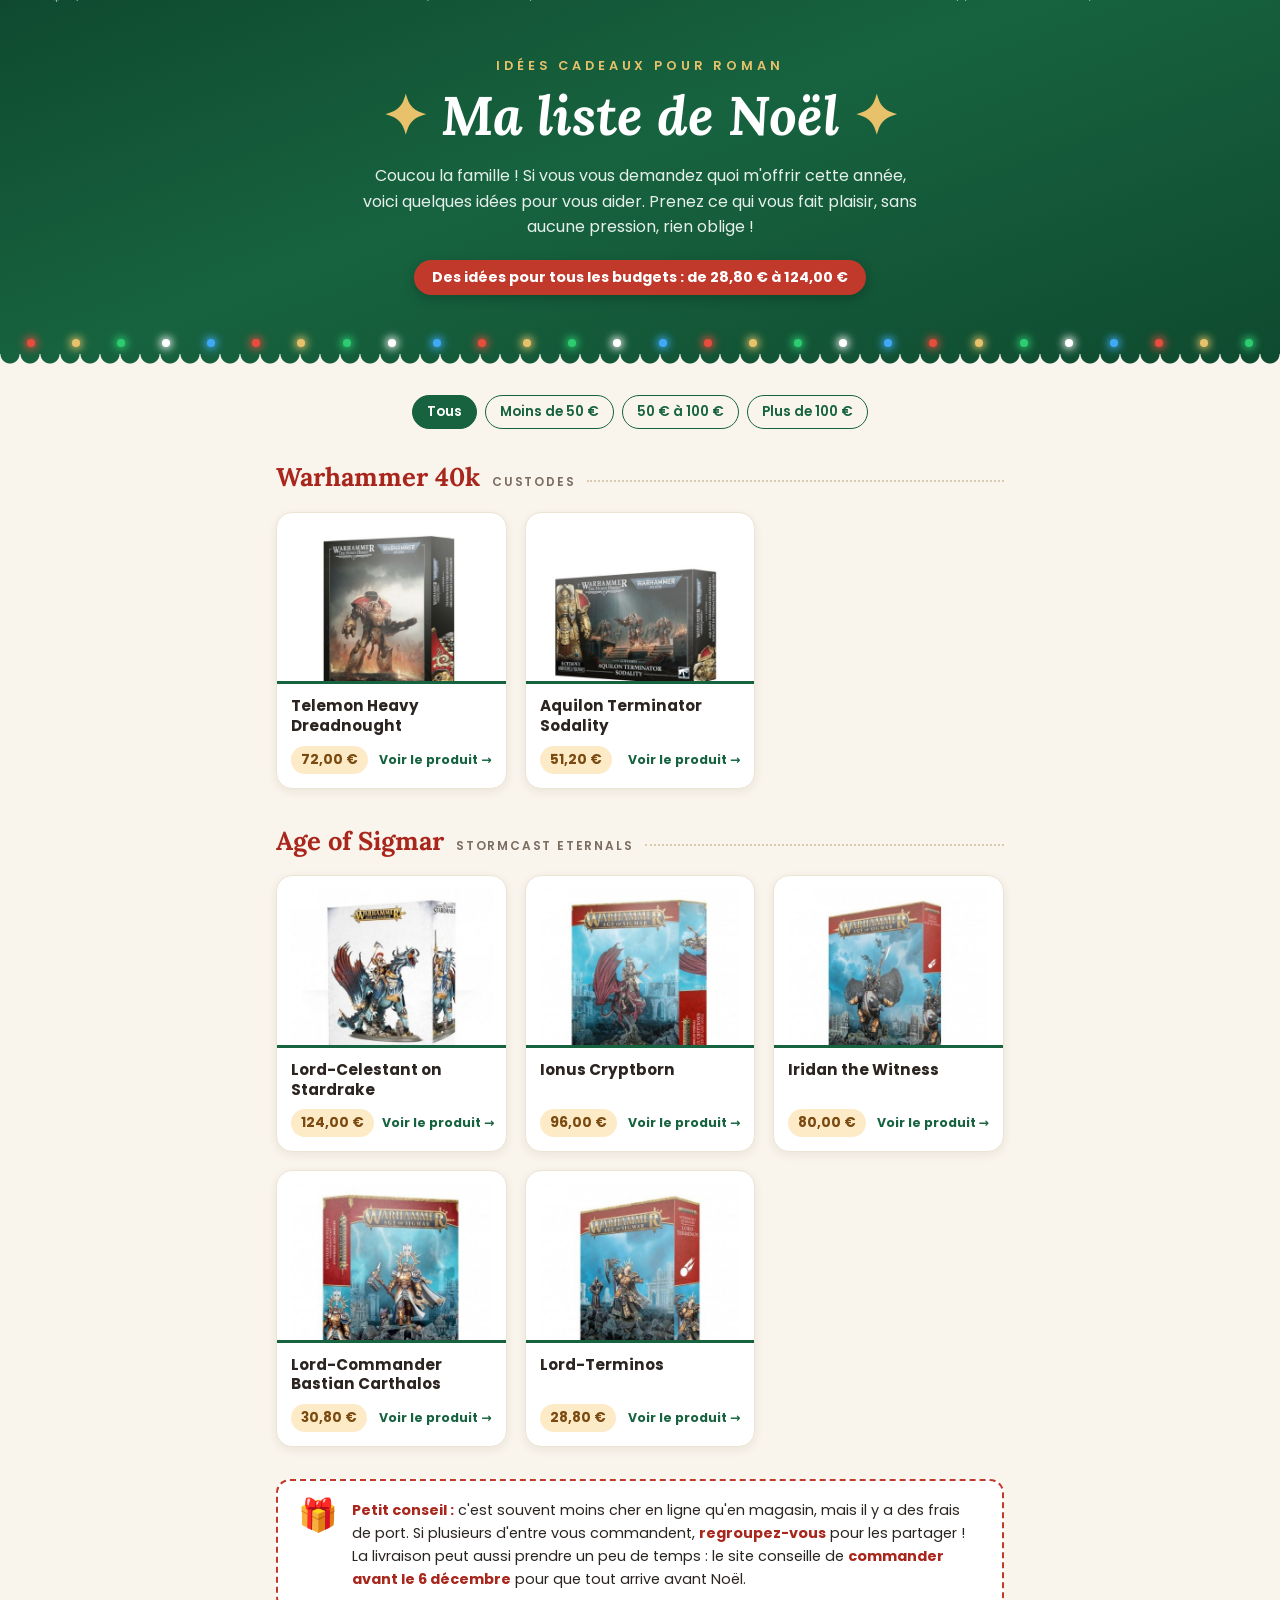
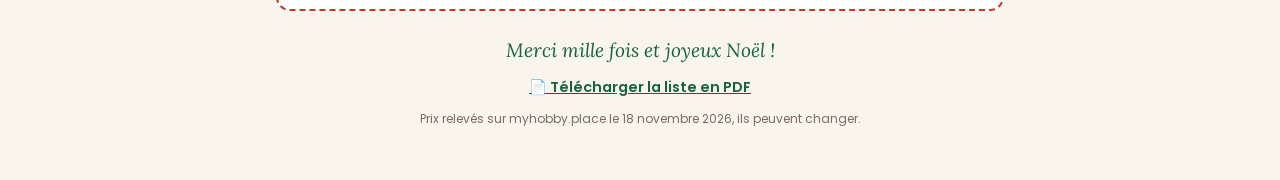
<file: index.html>
<!doctype html>
<html lang="fr">
<head>
  <meta charset="utf-8">
  <meta name="viewport" content="width=device-width, initial-scale=1">
  <title>Ma liste de Noël</title>
  <meta name="description" content="Quelques idées cadeaux pour Noël, pour tous les budgets.">

  <!-- Link previews (WhatsApp, Messenger, iMessage, Discord…) -->
  <meta property="og:type" content="website">
  <meta property="og:locale" content="fr_FR">
  <meta property="og:site_name" content="Ma liste de Noël">
  <meta property="og:title" content="🎄 Ma liste de Noël – Roman">
  <meta property="og:description" content="Quelques idées cadeaux, de 28,80 € à 124 €. Sans aucune pression !">
  <meta property="og:url" content="https://romanctrl.github.io/liste-de-kdo/">
  <meta property="og:image" content="https://romanctrl.github.io/liste-de-kdo/images/preview.jpg">
  <meta property="og:image:type" content="image/jpeg">
  <meta property="og:image:width" content="1200">
  <meta property="og:image:height" content="630">
  <meta property="og:image:alt" content="Haut de la page « Ma liste de Noël » : en-tête vert avec étoiles dorées et guirlande lumineuse">
  <meta name="twitter:card" content="summary_large_image">
  <link rel="icon" href="data:image/svg+xml,<svg xmlns='http://www.w3.org/2000/svg' viewBox='0 0 100 100'><text y='.9em' font-size='90'>🎁</text></svg>">
  <link rel="preconnect" href="https://fonts.googleapis.com">
  <link rel="preconnect" href="https://fonts.gstatic.com" crossorigin>
  <link href="https://fonts.googleapis.com/css2?family=Lora:ital,wght@0,700;1,500;1,700&family=Poppins:wght@400;600;700&display=swap" rel="stylesheet">
  <link rel="stylesheet" href="style.css">
</head>
<body>
  <header class="hero">
    <div class="snow" aria-hidden="true"></div>
    <p class="eyebrow">Idées cadeaux pour Roman</p>
    <h1>
      <span class="star" aria-hidden="true">✦</span>
      Ma liste de Noël
      <span class="star star--late" aria-hidden="true">✦</span>
    </h1>
    <p class="intro">
      Coucou la famille ! Si vous vous demandez quoi m'offrir cette année,
      voici quelques idées pour vous aider. Prenez ce qui vous fait plaisir, sans aucune pression, rien oblige !
    </p>
    <p class="budget-pill" id="budget-pill">Des idées pour tous les budgets</p>
    <div class="lights" aria-hidden="true"></div>
  </header>

  <main>
    <nav class="filters" aria-label="Filtrer par budget">
      <button type="button" class="chip is-active" data-min="0" data-max="Infinity" aria-pressed="true">Tous</button>
      <button type="button" class="chip" data-min="0" data-max="50" aria-pressed="false">Moins de 50 €</button>
      <button type="button" class="chip" data-min="50" data-max="100" aria-pressed="false">50 € à 100 €</button>
      <button type="button" class="chip" data-min="100" data-max="Infinity" aria-pressed="false">Plus de 100 €</button>
    </nav>

    <div id="sections"></div>
    <p class="empty" id="empty" hidden>Aucune idée dans ce budget… essayez un autre filtre !</p>

    <noscript>
      <p class="empty">Cette page a besoin de JavaScript pour afficher la liste.
        Vous pouvez aussi <a href="liste-de-noel.pdf">télécharger la liste en PDF</a>.</p>
    </noscript>

    <aside class="tip">
      <span class="tip__icon" aria-hidden="true">🎁</span>
      <p>
        <strong>Petit conseil :</strong> c'est souvent moins cher en ligne qu'en magasin, mais il y a
        des frais de port. Si plusieurs d'entre vous commandent, <strong>regroupez-vous</strong> pour
        les partager ! La livraison peut aussi prendre un peu de temps : le site conseille de
        <strong>commander avant le 6 décembre</strong> pour que tout arrive avant Noël.
      </p>
    </aside>

    <footer class="footer">
      <p class="thanks">Merci mille fois et joyeux Noël !</p>
      <p><a class="pdf-link" href="liste-de-noel.pdf" download>📄 Télécharger la liste en PDF</a></p>
      <p class="small">Prix relevés sur myhobby.place le 18 novembre 2026, ils peuvent changer.</p>
    </footer>
  </main>

  <script src="app.js"></script>
</body>
</html>
</file>
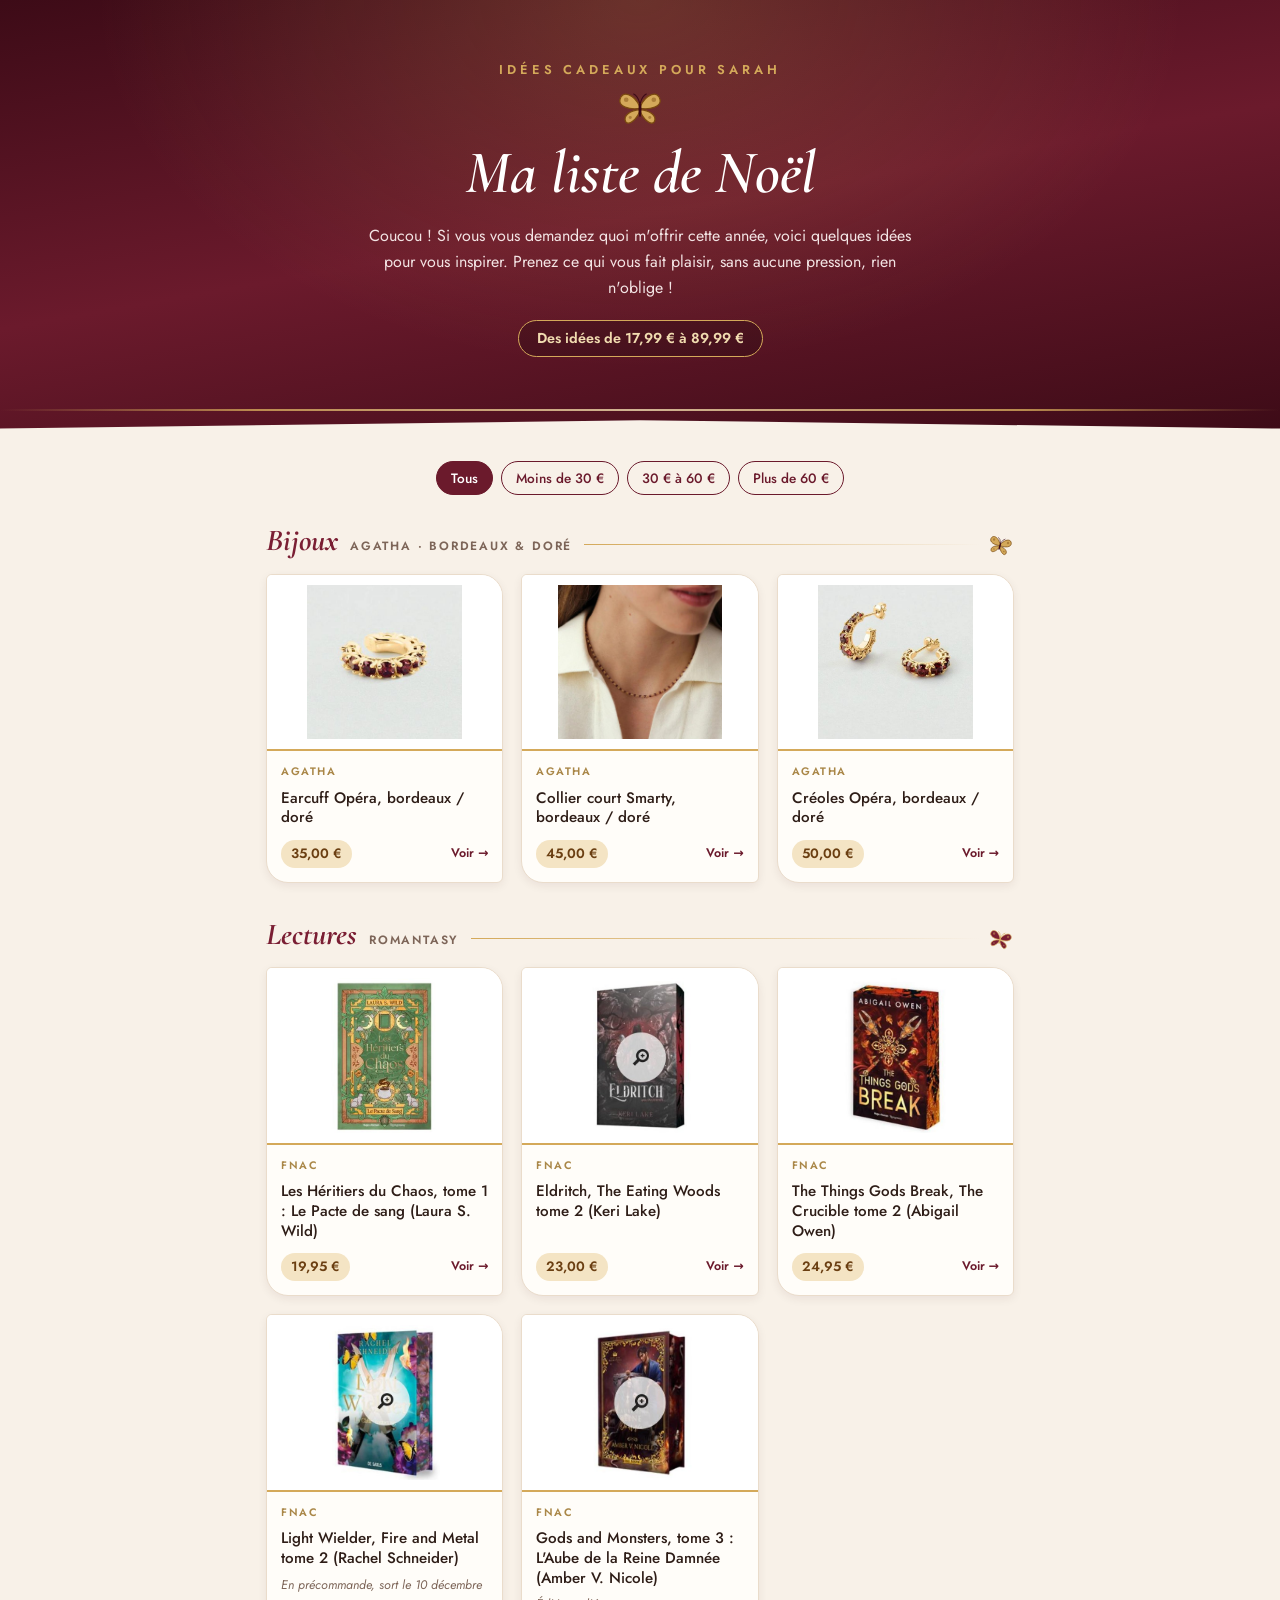
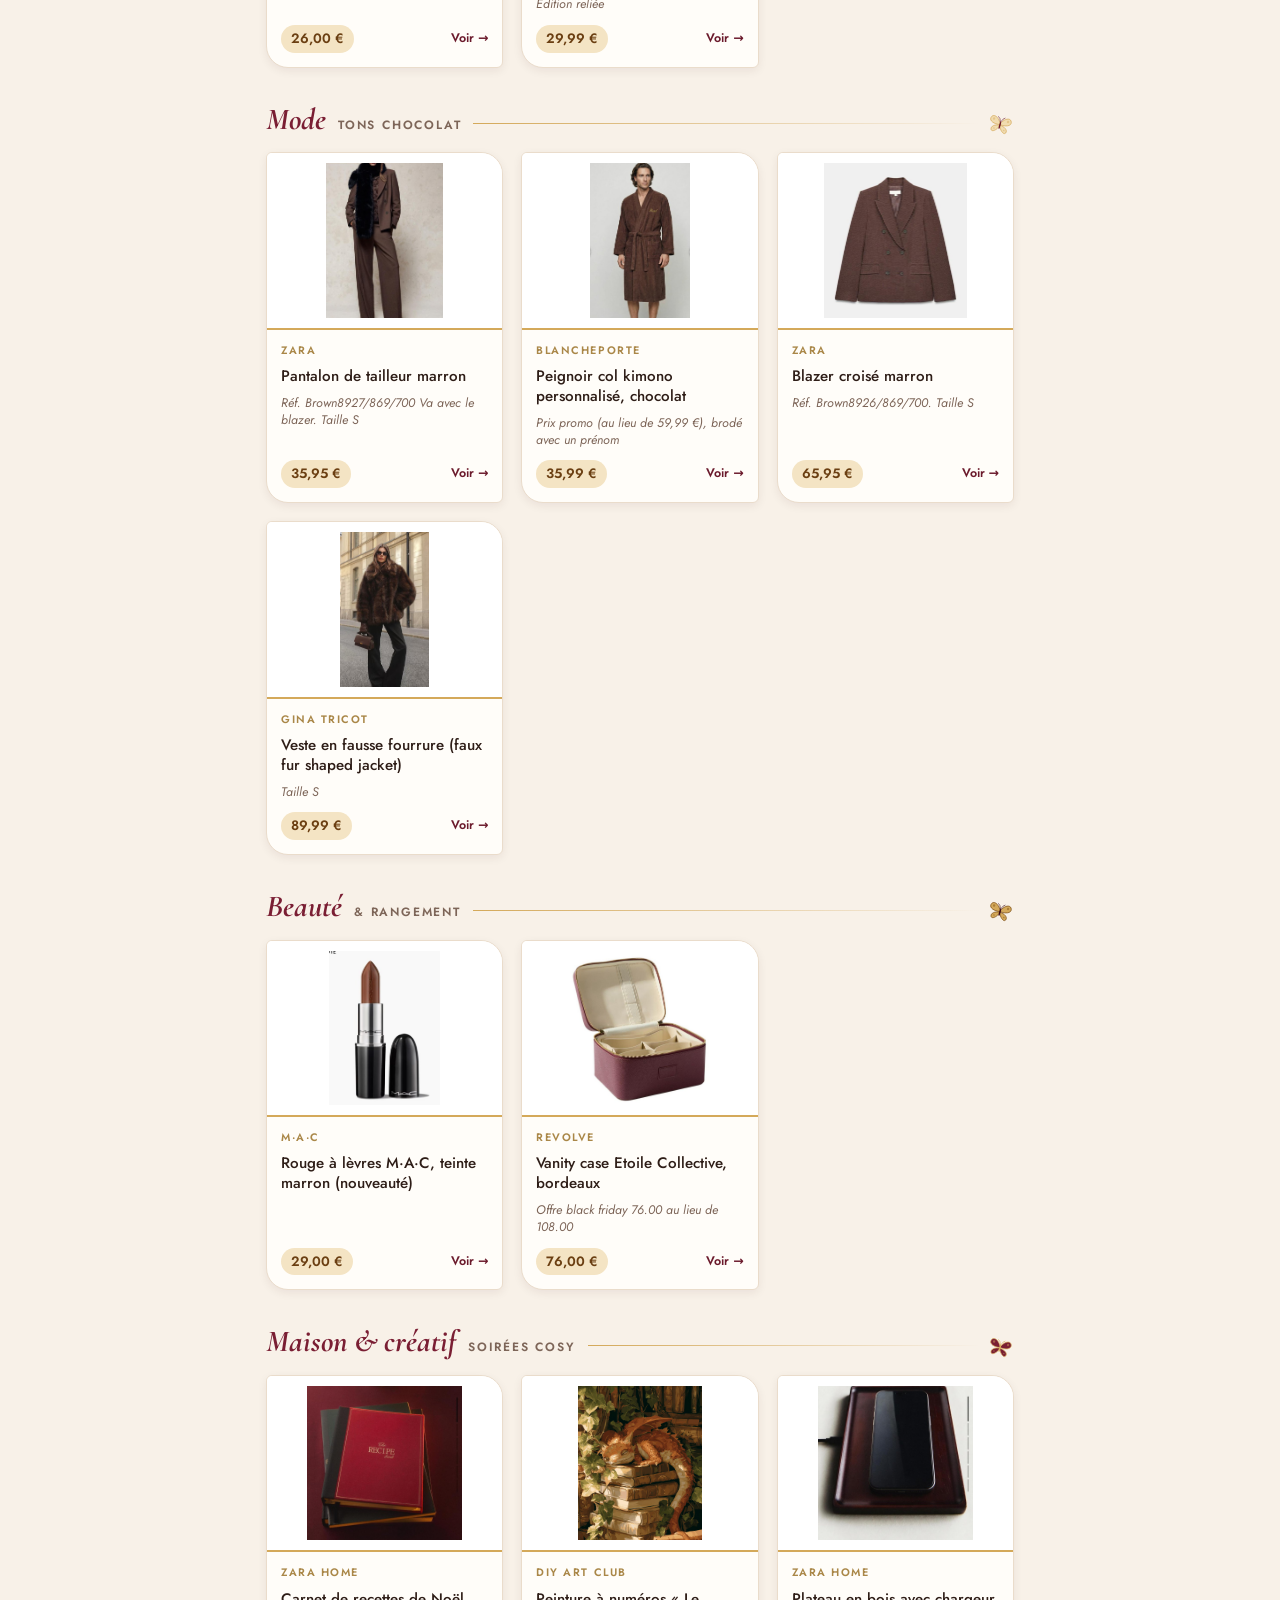
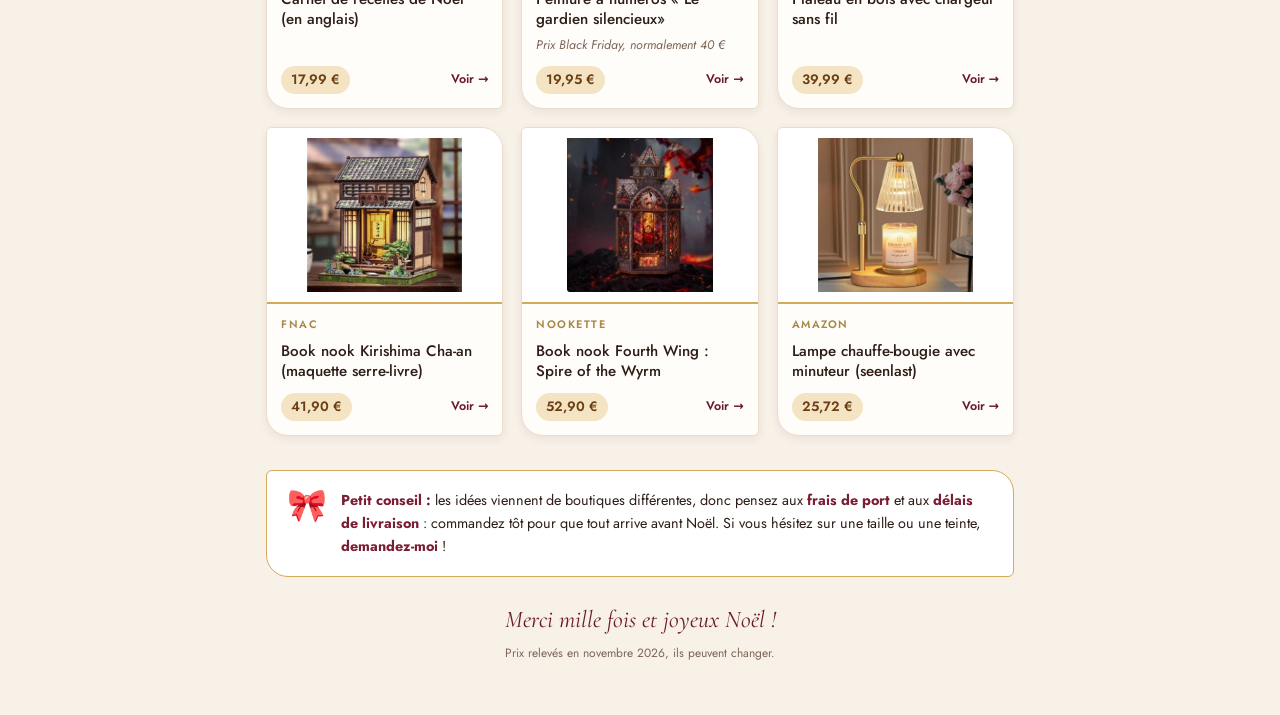
<file: sarah/index.html>
<!doctype html>
<html lang="fr">
<head>
  <meta charset="utf-8">
  <meta name="viewport" content="width=device-width, initial-scale=1">
  <title>La liste de Sarah</title>
  <meta name="description" content="Quelques idées cadeaux pour Noël, pour tous les budgets.">

  <!-- Link previews (WhatsApp, Messenger, iMessage, Discord…) -->
  <meta property="og:type" content="website">
  <meta property="og:locale" content="fr_FR">
  <meta property="og:site_name" content="La liste de Sarah">
  <meta property="og:title" content="✨ Ma liste de Noël – Sarah">
  <meta property="og:description" content="Bijoux, livres, mode et petites douceurs. Des idées pour tous les budgets, sans aucune pression !">
  <meta property="og:url" content="https://romanctrl.github.io/liste-de-kdo/sarah/">
  <meta property="og:image" content="https://romanctrl.github.io/liste-de-kdo/sarah/images/preview.jpg">
  <meta property="og:image:type" content="image/jpeg">
  <meta property="og:image:width" content="1200">
  <meta property="og:image:height" content="630">
  <meta property="og:image:alt" content="Haut de la page « Ma liste de Noël » de Sarah : en-tête bordeaux avec des paillettes dorées">
  <meta name="twitter:card" content="summary_large_image">
  <link rel="icon" href="data:image/svg+xml,<svg xmlns='http://www.w3.org/2000/svg' viewBox='0 0 100 100'><text y='.9em' font-size='90'>✨</text></svg>">
  <link rel="preconnect" href="https://fonts.googleapis.com">
  <link rel="preconnect" href="https://fonts.gstatic.com" crossorigin>
  <link href="https://fonts.googleapis.com/css2?family=Cormorant+Garamond:ital,wght@0,600;1,500;1,600&family=Jost:wght@400;500;600&display=swap" rel="stylesheet">
  <link rel="stylesheet" href="style.css">
</head>
<body>
  <header class="hero">
    <div class="sparkles" aria-hidden="true"></div>
    <p class="eyebrow">Idées cadeaux pour Sarah</p>
    <h1>
      <span class="ornament" aria-hidden="true"></span>
      Ma liste de Noël
    </h1>
    <p class="intro">
      Coucou ! Si vous vous demandez quoi m'offrir cette année, voici quelques idées
      pour vous inspirer. Prenez ce qui vous fait plaisir, sans aucune pression, rien n'oblige !
    </p>
    <p class="budget-pill" id="budget-pill">Des idées pour tous les budgets</p>
  </header>

  <main>
    <nav class="filters" aria-label="Filtrer par budget">
      <button type="button" class="chip is-active" data-min="0" data-max="Infinity" aria-pressed="true">Tous</button>
      <button type="button" class="chip" data-min="0" data-max="30" aria-pressed="false">Moins de 30 €</button>
      <button type="button" class="chip" data-min="30" data-max="60" aria-pressed="false">30 € à 60 €</button>
      <button type="button" class="chip" data-min="60" data-max="Infinity" aria-pressed="false">Plus de 60 €</button>
    </nav>

    <div id="sections"></div>
    <p class="empty" id="empty" hidden>Aucune idée dans ce budget… essayez un autre filtre !</p>

    <noscript>
      <p class="empty">Cette page a besoin de JavaScript pour afficher la liste.</p>
    </noscript>

    <aside class="tip">
      <span class="tip__icon" aria-hidden="true">🎀</span>
      <p>
        <strong>Petit conseil :</strong> les idées viennent de boutiques différentes, donc pensez aux
        <strong>frais de port</strong> et aux <strong>délais de livraison</strong> : commandez tôt pour
        que tout arrive avant Noël. Si vous hésitez sur une taille ou une teinte,
        <strong>demandez-moi</strong> !
      </p>
    </aside>

    <footer class="footer">
      <p class="thanks">Merci mille fois et joyeux Noël !</p>
      <p class="small">Prix relevés en novembre 2026, ils peuvent changer.</p>
    </footer>
  </main>

  <script src="app.js"></script>
</body>
</html>
</file>
<file: style.css>
:root {
  --green: #17633f;
  --green-dark: #0f4a2f;
  --red: #c0392b;
  --red-text: #a8261b;
  --gold: #e8c26a;
  --cream: #f9f4ec;
  --card: #ffffff;
  --ink: #2b2420;
  --muted: #7a6c60;
  --price-bg: #fdebc8;
  --price-ink: #7a4a10;
  --border: #ece3d4;
  --ease-out: cubic-bezier(.2, .8, .2, 1);
}

* { box-sizing: border-box; }

html { -webkit-text-size-adjust: 100%; }

body {
  margin: 0;
  background: var(--cream);
  color: var(--ink);
  font-family: "Poppins", system-ui, sans-serif;
  line-height: 1.6;
}

a { color: inherit; }

/* ---------- Hero ---------- */
.hero {
  position: relative;
  overflow: hidden;
  padding: 56px 16px 72px;
  text-align: center;
  color: #fff;
  background: linear-gradient(160deg, var(--green-dark) 0%, var(--green) 45%, var(--green-dark) 100%);
}

/* scalloped bottom edge */
.hero::after {
  content: "";
  position: absolute;
  left: 0; right: 0; bottom: -1px;
  height: 14px;
  background: radial-gradient(circle at 10px 0, transparent 9px, var(--cream) 10px) repeat-x;
  background-size: 20px 14px;
}

.eyebrow {
  margin: 0 0 8px;
  color: var(--gold);
  font-size: .8rem;
  font-weight: 600;
  letter-spacing: .3em;
  text-transform: uppercase;
}

h1 {
  margin: 0 0 16px;
  font-family: "Lora", Georgia, serif;
  font-style: italic;
  font-weight: 700;
  font-size: clamp(2rem, 7vw, 3.4rem);
  line-height: 1.15;
}

.star {
  display: inline-block;
  color: var(--gold);
  font-style: normal;
  animation: twinkle 2.6s ease-in-out infinite;
}
.star--late { animation-delay: 1.3s; }

@keyframes twinkle {
  0%, 100% { transform: scale(1) rotate(0); opacity: 1; }
  50%      { transform: scale(.7) rotate(45deg); opacity: .6; }
}

.intro {
  max-width: 560px;
  margin: 0 auto 20px;
  color: #e6f0ea;
}

.budget-pill {
  display: inline-block;
  margin: 0;
  padding: 6px 18px;
  border-radius: 999px;
  background: var(--red);
  font-size: .9rem;
  font-weight: 700;
  box-shadow: 0 4px 12px rgba(0, 0, 0, .2);
  animation: pop-in .6s var(--ease-out) .5s backwards;
}

@keyframes pop-in {
  0%   { transform: scale(0); opacity: 0; }
  60%  { transform: scale(1.12); opacity: 1; }
  80%  { transform: scale(.96); }
  100% { transform: scale(1); }
}

/* ---------- Snowfall ---------- */
.snow {
  position: absolute;
  inset: 0;
  pointer-events: none;
}

.flake {
  position: absolute;
  top: -20px;
  color: rgba(255, 255, 255, .55);
  animation: fall linear infinite;
}

@keyframes fall {
  from { transform: translate(0, 0) rotate(0); }
  to   { transform: translate(var(--drift, 20px), 760px) rotate(180deg); }
}

/* ---------- String of lights ---------- */
.lights {
  position: absolute;
  left: 0; right: 0; bottom: 20px;
  display: flex;
  justify-content: space-around;
  padding: 0 8px;
  pointer-events: none;
}

.bulb {
  width: 8px;
  height: 8px;
  border-radius: 50%;
  background: var(--c);
  box-shadow: 0 0 8px 2px var(--c);
  animation: blink 2.4s ease-in-out infinite;
}

@keyframes blink {
  0%, 100% { opacity: 1; }
  50%      { opacity: .25; box-shadow: none; }
}

/* ---------- Layout ---------- */
main {
  max-width: 760px;
  margin: 0 auto;
  padding: 28px 16px 48px;
}

/* ---------- Filters ---------- */
.filters {
  display: flex;
  flex-wrap: wrap;
  gap: 8px;
  justify-content: center;
  margin-bottom: 28px;
}

.chip {
  padding: 6px 14px;
  border: 1.5px solid var(--green);
  border-radius: 999px;
  background: transparent;
  color: var(--green);
  font: 600 .85rem "Poppins", system-ui, sans-serif;
  cursor: pointer;
  transition: background .2s, color .2s, transform .2s;
}
.chip:hover { transform: translateY(-1px); }
.chip.is-active { background: var(--green); color: #fff; }
.chip:focus-visible { outline: 3px solid var(--gold); outline-offset: 2px; }

/* ---------- Sections ---------- */
.section {
  margin-bottom: 32px;
  transition: opacity .3s;
}
.section.is-hidden { display: none; }

.section__head {
  display: flex;
  align-items: baseline;
  gap: 12px;
  margin-bottom: 14px;
}

.section__head h2 {
  margin: 0;
  color: var(--red-text);
  font-family: "Lora", Georgia, serif;
  font-size: 1.6rem;
  white-space: nowrap;
}

.section__faction {
  color: var(--muted);
  font-size: .75rem;
  font-weight: 600;
  letter-spacing: .15em;
  text-transform: uppercase;
  white-space: nowrap;
}

.section__head::after {
  content: "";
  flex: 1;
  border-bottom: 2px dotted #d8c9b0;
  transform: translateY(-4px);
}

/* ---------- Cards ---------- */
.grid {
  display: grid;
  grid-template-columns: repeat(auto-fill, minmax(200px, 1fr));
  gap: 18px;
  margin: 0;
  padding: 0;
  list-style: none;
}

.grid > li {
  animation: fade-up .55s var(--ease-out) backwards;
  animation-delay: calc(var(--i, 0) * 90ms + 200ms);
  transition: opacity .3s, transform .3s var(--ease-out);
}

@keyframes fade-up {
  from { opacity: 0; transform: translateY(18px); }
  to   { opacity: 1; transform: none; }
}

/* filter: leaving cards */
.grid > li.is-leaving { opacity: 0; transform: scale(.85); }
.grid > li.is-hidden  { display: none; }

.card {
  display: flex;
  flex-direction: column;
  height: 100%;
  overflow: hidden;
  border: 1px solid var(--border);
  border-radius: 16px;
  background: var(--card);
  text-decoration: none;
  box-shadow: 0 3px 10px rgba(80, 60, 30, .08);
  transition: transform .25s var(--ease-out), box-shadow .25s var(--ease-out);
}

.card:hover,
.card:focus-visible {
  transform: translateY(-6px);
  box-shadow: 0 14px 28px rgba(80, 60, 30, .18);
}
.card:focus-visible { outline: 3px solid var(--gold); outline-offset: 2px; }

.card__img {
  display: grid;
  place-items: center;
  aspect-ratio: 4 / 3;
  padding: 12px;
  border-bottom: 3px solid var(--green);
  overflow: hidden;
}

.card__img img {
  width: 100%;
  height: 100%;
  object-fit: contain;
  transition: transform .35s var(--ease-out);
}

.card:hover .card__img img,
.card:focus-visible .card__img img {
  transform: scale(1.07) rotate(-2deg);
}

.card__body {
  display: flex;
  flex: 1;
  flex-direction: column;
  justify-content: space-between;
  gap: 10px;
  padding: 12px 14px 14px;
}

.card__name {
  margin: 0;
  font-size: .95rem;
  font-weight: 700;
  line-height: 1.3;
}

.card__foot {
  display: flex;
  align-items: center;
  justify-content: space-between;
  gap: 8px;
}

.price {
  padding: 3px 10px;
  border-radius: 999px;
  background: var(--price-bg);
  color: var(--price-ink);
  font-size: .85rem;
  font-weight: 700;
  white-space: nowrap;
}

.cta {
  color: var(--green);
  font-size: .78rem;
  font-weight: 700;
  white-space: nowrap;
}

.cta__arrow {
  display: inline-block;
  transition: transform .25s var(--ease-out);
}

.card:hover .cta__arrow,
.card:focus-visible .cta__arrow {
  transform: translateX(5px);
}

.empty {
  margin: 0 0 32px;
  color: var(--muted);
  text-align: center;
}

/* ---------- Tip ---------- */
.tip {
  display: flex;
  gap: 14px;
  align-items: flex-start;
  margin-top: 8px;
  padding: 18px 20px;
  border: 2px dashed var(--red);
  border-radius: 14px;
  background: #fff;
  font-size: .9rem;
}
.tip p { margin: 0; }
.tip strong { color: var(--red-text); }

.tip__icon {
  font-size: 2rem;
  line-height: 1;
  transform-origin: 50% 80%;
  animation: wiggle 4s ease-in-out infinite;
}

@keyframes wiggle {
  0%, 82%, 100% { transform: rotate(0); }
  85% { transform: rotate(-14deg); }
  88% { transform: rotate(12deg); }
  91% { transform: rotate(-8deg); }
  94% { transform: rotate(5deg); }
}

/* ---------- Footer ---------- */
.footer {
  margin-top: 24px;
  text-align: center;
}
.footer p { margin: 4px 0; }

.thanks {
  color: var(--green);
  font-family: "Lora", Georgia, serif;
  font-style: italic;
  font-size: 1.2rem;
}

.pdf-link {
  display: inline-block;
  margin: 6px 0;
  color: var(--green);
  font-weight: 600;
  font-size: .9rem;
}

.small {
  color: var(--muted);
  font-size: .75rem;
}

/* ---------- Mobile ---------- */
@media (max-width: 480px) {
  .grid { grid-template-columns: 1fr; }
  .bulb:nth-child(even) { display: none; }
  .section__head { flex-wrap: wrap; row-gap: 0; }
  .section__head::after { display: none; }
}

/* ---------- Reduced motion: keep only gentle fades ---------- */
@media (prefers-reduced-motion: reduce) {
  .star, .tip__icon, .bulb, .flake { animation: none; }
  .budget-pill { animation: fade .4s backwards; }
  .grid > li { animation-name: fade; }
  .card, .card__img img, .cta__arrow, .chip, .grid > li { transition: opacity .2s; }
  .card:hover, .card:focus-visible,
  .card:hover .card__img img, .card:focus-visible .card__img img,
  .card:hover .cta__arrow, .chip:hover { transform: none; }
  .grid > li.is-leaving { transform: none; }
}

@keyframes fade {
  from { opacity: 0; }
  to   { opacity: 1; }
}
</file>
<file: sarah/style.css>
:root {
  --wine: #6b1a2c;
  --wine-dark: #3d0b17;
  --wine-text: #7a1e33;
  --gold: #d4a95a;
  --gold-soft: #f1dcb0;
  --cream: #f8f1e8;
  --card: #fffdf9;
  --ink: #2e1d17;
  --muted: #7d6558;
  --price-bg: #f4e4c4;
  --price-ink: #6b3f12;
  --border: #eadccb;
  --ease-out: cubic-bezier(.2, .8, .2, 1);
}

* { box-sizing: border-box; }

html { -webkit-text-size-adjust: 100%; }

body {
  margin: 0;
  background: var(--cream);
  color: var(--ink);
  font-family: "Jost", system-ui, sans-serif;
  line-height: 1.6;
}

a { color: inherit; }

/* ---------- Hero ---------- */
.hero {
  position: relative;
  overflow: hidden;
  padding: 60px 16px 76px;
  text-align: center;
  color: #fff;
  background:
    radial-gradient(ellipse at 50% 0%, rgba(212, 169, 90, .22), transparent 60%),
    linear-gradient(170deg, var(--wine-dark) 0%, var(--wine) 50%, var(--wine-dark) 100%);
}

/* gold ribbon + soft wave at the bottom */
.hero::before {
  content: "";
  position: absolute;
  left: 0; right: 0; bottom: 22px;
  height: 2px;
  background: linear-gradient(90deg, transparent, var(--gold) 20%, var(--gold-soft) 50%, var(--gold) 80%, transparent);
  opacity: .8;
}

.hero::after {
  content: "";
  position: absolute;
  left: 0; right: 0; bottom: -1px;
  height: 14px;
  background: var(--cream);
  clip-path: polygon(0 100%, 0 60%, 50% 0, 100% 60%, 100% 100%);
}

.eyebrow {
  margin: 0 0 8px;
  color: var(--gold);
  font-size: .8rem;
  font-weight: 600;
  letter-spacing: .3em;
  text-transform: uppercase;
}

h1 {
  margin: 0 0 16px;
  font-family: "Cormorant Garamond", Georgia, serif;
  font-style: italic;
  font-weight: 600;
  font-size: clamp(2.3rem, 8vw, 3.8rem);
  line-height: 1.1;
}

.ornament {
  display: block;
  height: 46px;
  margin-bottom: 6px;
  font-size: 46px;
  font-style: normal;
  line-height: 1;
  animation: glow 3.2s ease-in-out infinite;
}
.ornament .bf-wings { animation-duration: 1.6s; }

@keyframes glow {
  0%, 100% { filter: drop-shadow(0 0 8px rgba(241, 220, 176, .55)); }
  50%      { filter: none; }
}

/* ---------- Butterflies (drawn by app.js as inline SVG) ---------- */
.bf {
  display: inline-block;
  width: 1em;
  height: .8em;
  --bf-fill: var(--gold);
  --bf-line: #7a4a10;
  --bf-body: var(--wine-dark);
}
.bf--wine  { --bf-fill: var(--wine-text); --bf-line: var(--gold); --bf-body: var(--gold); }
.bf--cream { --bf-fill: var(--gold-soft); --bf-line: var(--gold); --bf-body: var(--wine); }

.bf svg { display: block; width: 100%; height: 100%; overflow: visible; }
.bf .w    { fill: var(--bf-fill); stroke: var(--bf-line); stroke-width: 1.1; stroke-linejoin: round; }
.bf .spot { fill: var(--bf-line); opacity: .45; }
.bf .body { fill: var(--bf-body); }
.bf .ant  { fill: none; stroke: var(--bf-body); stroke-width: .9; stroke-linecap: round; }

.bf-wings {
  transform-box: view-box;
  transform-origin: 20px 16px;
  animation: flap var(--flap, .45s) ease-in-out infinite alternate;
}

@keyframes flap {
  from { transform: scaleX(1); }
  to   { transform: scaleX(.22); }
}

/* resting butterfly: wings open, two quick flaps now and then */
@keyframes rest-flap {
  0%, 78%, 100% { transform: scaleX(1); }
  82%, 90%      { transform: scaleX(.3); }
  86%, 94%      { transform: scaleX(1); }
}

/* full-screen layer for the swarm and filter flutters */
.bf-layer {
  position: fixed;
  inset: 0;
  z-index: 50;
  overflow: hidden;
  pointer-events: none;
}
.bf-layer .bf { position: absolute; will-change: transform, opacity; }

.bf-veil {
  position: absolute;
  inset: 0;
  opacity: 0;
  background: radial-gradient(circle at var(--x, 50%) var(--y, 50%), rgba(107, 26, 44, .45), rgba(61, 11, 23, .82));
}

.intro {
  max-width: 560px;
  margin: 0 auto 20px;
  color: #f3e4e4;
}

.budget-pill {
  display: inline-block;
  margin: 0;
  padding: 6px 18px;
  border: 1px solid var(--gold);
  border-radius: 999px;
  background: rgba(0, 0, 0, .2);
  color: var(--gold-soft);
  font-size: .9rem;
  font-weight: 600;
  animation: pop-in .6s var(--ease-out) .5s backwards;
}

@keyframes pop-in {
  0%   { transform: scale(0); opacity: 0; }
  60%  { transform: scale(1.1); opacity: 1; }
  80%  { transform: scale(.97); }
  100% { transform: scale(1); }
}

/* ---------- Golden sparkles drifting up ---------- */
.sparkles {
  position: absolute;
  inset: 0;
  pointer-events: none;
}

.spark {
  position: absolute;
  bottom: -20px;
  color: var(--gold-soft);
  animation: rise linear infinite;
}

@keyframes rise {
  0%   { transform: translate(0, 0) scale(.6); opacity: 0; }
  15%  { opacity: .9; }
  80%  { opacity: .6; }
  100% { transform: translate(var(--drift, 20px), -460px) scale(1.1); opacity: 0; }
}

/* ---------- Layout ---------- */
main {
  max-width: 780px;
  overflow-x: clip;
  margin: 0 auto;
  padding: 28px 16px 48px;
}

/* ---------- Filters ---------- */
.filters {
  display: flex;
  flex-wrap: wrap;
  gap: 8px;
  justify-content: center;
  margin-bottom: 28px;
}

.chip {
  padding: 6px 14px;
  border: 1.5px solid var(--wine);
  border-radius: 999px;
  background: transparent;
  color: var(--wine);
  font: 500 .85rem "Jost", system-ui, sans-serif;
  cursor: pointer;
  transition: background .2s, color .2s, transform .2s;
}
.chip:hover { transform: translateY(-1px); }
.chip.is-active { background: var(--wine); color: #fff; }
.chip:focus-visible { outline: 3px solid var(--gold); outline-offset: 2px; }

/* ---------- Sections ---------- */
.section {
  margin-bottom: 34px;
  transition: opacity .3s;
}
.section.is-hidden { display: none; }

.section__head {
  position: relative;
  padding-right: 34px;
  display: flex;
  align-items: baseline;
  gap: 12px;
  margin-bottom: 14px;
}

.section__head h2 {
  margin: 0;
  color: var(--wine-text);
  font-family: "Cormorant Garamond", Georgia, serif;
  font-style: italic;
  font-size: 1.9rem;
  line-height: 1.2;
  white-space: nowrap;
}

.section__sub {
  color: var(--muted);
  font-size: .75rem;
  font-weight: 600;
  letter-spacing: .15em;
  text-transform: uppercase;
  white-space: nowrap;
}

.section__head::after {
  content: "";
  flex: 1;
  height: 1px;
  background: linear-gradient(90deg, var(--gold), transparent);
  transform: translateY(-5px);
}

/* little butterfly resting at the end of the gold line */
.section__bf {
  position: absolute;
  right: 2px;
  bottom: 4px;
  font-size: 24px;
  transform: rotate(14deg);
}
.section__bf .bf-wings { animation: rest-flap 6s ease-in-out infinite; }

/* butterfly that lands on a card corner on hover, flies off after */
.grid > li { position: relative; }

.card__bf {
  position: absolute;
  top: -12px;
  right: 6px;
  z-index: 2;
  font-size: 28px;
  pointer-events: none;
  opacity: 0;
  transform: translate(34px, -44px) rotate(40deg) scale(.6);
  transition: transform .6s var(--ease-out), opacity .35s;
}
.card__bf .bf-wings { --flap: .14s; }

.grid > li:hover .card__bf,
.grid > li:focus-within .card__bf {
  opacity: 1;
  transform: translateY(-6px) rotate(-14deg);
}
.grid > li:hover .card__bf .bf-wings,
.grid > li:focus-within .card__bf .bf-wings {
  animation: rest-flap 3s ease-in-out .5s infinite;
}

/* ---------- Cards ---------- */
.grid {
  display: grid;
  grid-template-columns: repeat(auto-fill, minmax(200px, 1fr));
  gap: 18px;
  margin: 0;
  padding: 0;
  list-style: none;
}

.grid > li {
  animation: fade-up .55s var(--ease-out) backwards;
  animation-delay: calc(var(--i, 0) * 60ms + 200ms);
  transition: opacity .3s, transform .3s var(--ease-out);
}

@keyframes fade-up {
  from { opacity: 0; transform: translateY(18px); }
  to   { opacity: 1; transform: none; }
}

.grid > li.is-leaving { opacity: 0; transform: scale(.85); }
.grid > li.is-hidden  { display: none; }

.card {
  display: flex;
  flex-direction: column;
  height: 100%;
  overflow: hidden;
  border: 1px solid var(--border);
  border-radius: 6px 22px 6px 22px;
  background: var(--card);
  text-decoration: none;
  box-shadow: 0 3px 10px rgba(61, 11, 23, .07);
  transition: transform .25s var(--ease-out), box-shadow .25s var(--ease-out);
}

.card:hover,
.card:focus-visible {
  transform: translateY(-6px);
  box-shadow: 0 14px 28px rgba(61, 11, 23, .16);
}
.card:focus-visible { outline: 3px solid var(--gold); outline-offset: 2px; }

.card__img {
  position: relative;
  aspect-ratio: 4 / 3;
  border-bottom: 2px solid var(--gold);
  background: #fff;
  overflow: hidden;
}

.card__img img {
  position: absolute;
  inset: 10px;
  width: calc(100% - 20px);
  height: calc(100% - 20px);
  object-fit: contain;
  transition: transform .35s var(--ease-out);
}

.card:hover .card__img img,
.card:focus-visible .card__img img {
  transform: scale(1.06);
}

.card__body {
  display: flex;
  flex: 1;
  flex-direction: column;
  gap: 8px;
  padding: 12px 14px 14px;
}

.card__shop {
  margin: 0;
  color: var(--gold);
  font-size: .68rem;
  font-weight: 600;
  letter-spacing: .14em;
  text-transform: uppercase;
  filter: brightness(.8);
}

.card__name {
  margin: 0;
  font-size: .95rem;
  font-weight: 500;
  line-height: 1.3;
}

.card__note {
  margin: 0;
  color: var(--muted);
  font-size: .78rem;
  font-style: italic;
  line-height: 1.35;
}

.card__foot {
  display: flex;
  align-items: center;
  justify-content: space-between;
  gap: 8px;
  margin-top: auto;
  padding-top: 4px;
}

.price {
  padding: 3px 10px;
  border-radius: 999px;
  background: var(--price-bg);
  color: var(--price-ink);
  font-size: .85rem;
  font-weight: 600;
  white-space: nowrap;
}
.price--unknown { font-weight: 500; font-style: italic; }

.cta {
  color: var(--wine);
  font-size: .78rem;
  font-weight: 600;
  white-space: nowrap;
}

.cta__arrow {
  display: inline-block;
  transition: transform .25s var(--ease-out);
}

.card:hover .cta__arrow,
.card:focus-visible .cta__arrow {
  transform: translateX(5px);
}

.empty {
  margin: 0 0 32px;
  color: var(--muted);
  text-align: center;
}

/* ---------- Tip ---------- */
.tip {
  display: flex;
  gap: 14px;
  align-items: flex-start;
  margin-top: 8px;
  padding: 18px 20px;
  border: 1px solid var(--gold);
  border-radius: 6px 22px 6px 22px;
  background: #fff;
  font-size: .9rem;
}
.tip p { margin: 0; }
.tip strong { color: var(--wine-text); }

.tip__icon {
  font-size: 2rem;
  line-height: 1;
  transform-origin: 50% 20%;
  animation: sway 4s ease-in-out infinite;
}

@keyframes sway {
  0%, 100% { transform: rotate(-6deg); }
  50%      { transform: rotate(6deg); }
}

/* ---------- Footer ---------- */
.footer {
  margin-top: 24px;
  text-align: center;
}
.footer p { margin: 4px 0; }

.thanks {
  color: var(--wine);
  font-family: "Cormorant Garamond", Georgia, serif;
  font-style: italic;
  font-size: 1.5rem;
}

.small {
  color: var(--muted);
  font-size: .75rem;
}

/* ---------- Mobile ---------- */
@media (max-width: 480px) {
  .grid { grid-template-columns: 1fr 1fr; gap: 12px; }
  .card__body { padding: 10px; }
  .card__name { font-size: .85rem; }
  .card__foot { flex-direction: column; align-items: flex-start; }
  .section__head { flex-wrap: wrap; row-gap: 0; }
  .section__head::after { display: none; }
}

/* ---------- Reduced motion: keep only gentle fades ---------- */
@media (prefers-reduced-motion: reduce) {
  .ornament, .tip__icon, .spark, .bf-wings,
  .grid > li:hover .card__bf .bf-wings { animation: none; }
  .card__bf { transition: opacity .2s; transform: rotate(-14deg); }
  .grid > li:hover .card__bf, .grid > li:focus-within .card__bf { transform: rotate(-14deg); }
  .budget-pill { animation: fade .4s backwards; }
  .grid > li { animation-name: fade; }
  .card, .card__img img, .cta__arrow, .chip, .grid > li { transition: opacity .2s; }
  .card:hover, .card:focus-visible,
  .card:hover .card__img img, .card:focus-visible .card__img img,
  .card:hover .cta__arrow, .chip:hover { transform: none; }
  .grid > li.is-leaving { transform: none; }
}

@keyframes fade {
  from { opacity: 0; }
  to   { opacity: 1; }
}
</file>
